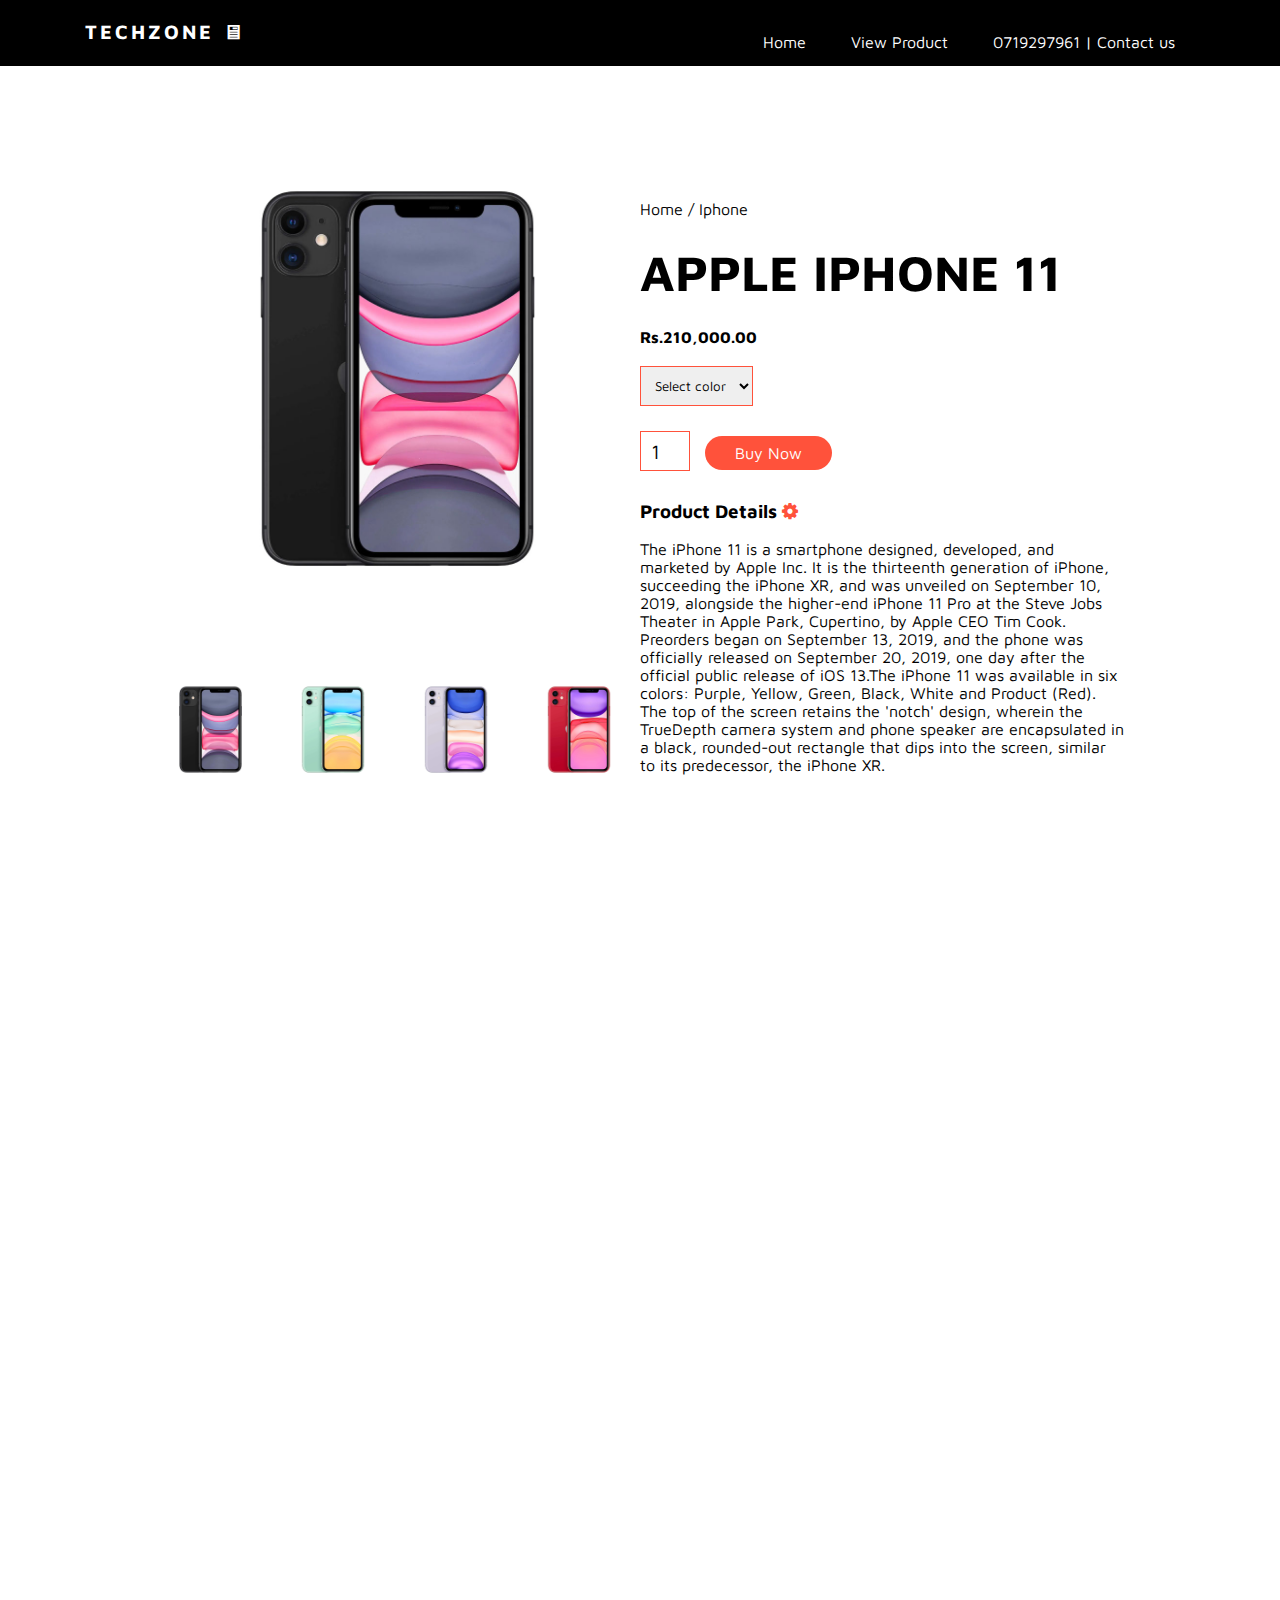
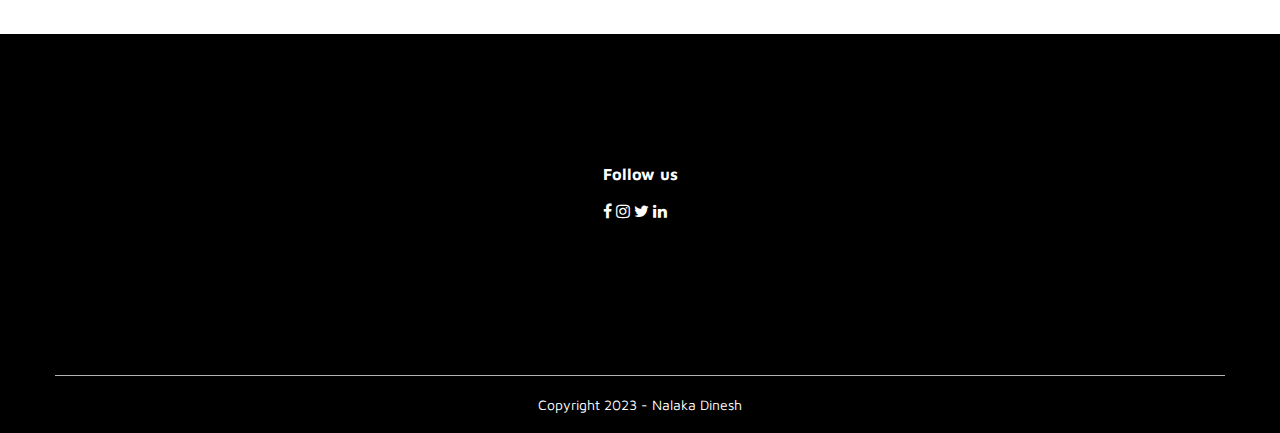
<file: iphone11.html>
<!DOCTYPE html>
<html lang="en">
<head>
    <meta charset="UTF-8">
    <meta http-equiv="X-UA-Compatible" content="IE=edge">
    <meta name="viewport" content="width=device-width, initial-scale=1.0">
    <title>Iphone 11 | TechZone</title>
    <link rel="stylesheet" href="style.css">
    <link rel="stylesheet" href="https://cdnjs.cloudflare.com/ajax/libs/font-awesome/4.7.0/css/font-awesome.min.css">
</head>
<body>
    <header >
        <div class="container">
            <div class="nav pronav">
                <p class="logo"><a href="index.html">Techzone <span style='font-size:20px;'>&#128421;</span></a></p>
                <nav class="topnav" id="myTopnav">
                    <ul id="MenuItems">
                        <li><a href="index.html">Home</a></li>
                        <li><a href="product.html">View Product</a></li>
                        <li><a href="tel:0719297961">0719297961 | Contact us</a></li>
                        
                    </ul>
                </nav>
                <img src="menu.jpg" alt="" class="icon" onclick="menu()">
            </div>
        </div>
    <section class="body-1">
    <!-----------------------------------------------------Product details--------------------------------------------------------------->
    <div class="s-container pad">
        <div class="row ">
            <div class="col-2 ">
                <img src="iphone11black.jpg" alt="Iphone 11 black" id="product-img" >
                <div class="small-img-row ">
                    <div class="small-img-column">
                        <img src="iphone11black.jpg" alt="iphone 11 black" width="95%"  class="pop">
                    </div>
                    <div class="small-img-column">
                        <img src="iphone11green.jpg" alt="iphone11green" width="95%"  class="pop">
                    </div>
                    <div class="small-img-column">
                        <img src="iphone11purple.jpg" alt="iphone11purple" width="95%"  class="pop">
                    </div>
                    <div class="small-img-column">
                        <img src="iphone11red.jpg" alt="iphone11red" width="95%" class="pop">
                    </div>
                </div>
            </div>
            <div class="col-2 product-page">
                <p>Home / Iphone</p>
                <h1>Apple Iphone 11</h1>
                <h4>Rs.210,000.00</h4>
                <select name="" id="">
                    <option value="" selected>Select color</option>
                    <option value="">Black</option>
                    <option value="">Green</option>
                    <option value="">Purple</option>
                    <option value="">Red</option>
                </select>
                <input type="number" value="1">
                <a href="#" class="btn">Buy Now</a>

                <h3>Product Details <i class="fa fa-cog"></i></h3> <br>
                <p>The iPhone 11 is a smartphone designed, developed, and marketed by Apple Inc.
                    It is the thirteenth generation of iPhone, succeeding the iPhone XR, and was
                    unveiled on September 10, 2019, alongside the higher-end iPhone 11 Pro at the 
                    Steve Jobs Theater in Apple Park, Cupertino, by Apple CEO Tim Cook. Preorders 
                    began on September 13, 2019, and the phone was officially released on September 
                    20, 2019, one day after the official public release of iOS 13.The iPhone 11 was 
                    available in six colors: Purple, Yellow, Green, Black, White and Product (Red). 
                    The top of the screen retains the 'notch' design, wherein the TrueDepth camera 
                    system and phone speaker are encapsulated in a black, rounded-out rectangle that
                    dips into the screen, similar to its predecessor, the iPhone XR.</p>
            </div>
        </div>
        <div class="row">
            <div class="col-1">
                <iframe width="840" height="473" src="https://www.youtube.com/embed/OoY7zp8GkLI" 
                title="YouTube video player" frameborder="0" allow="accelerometer; autoplay; 
                clipboard-write; encrypted-media; gyroscope; picture-in-picture; web-share" allowfullscreen></iframe>
            </div>
        </div>
    </div>


    <!-----------------------------------------------------footer--------------------------------------------------------------->

    <div class="footer">
        <div class="container">
            <div class="row">
                <div class="footer-column">
                    <h3>Follow us</h3>
                    <ul>
                        <li><a href="https://www.facebook.com/nalaka.dinesh.140" class="fa fa-facebook"></a></li>
                        <li><a href="#" class="fa fa-instagram"></a></li>
                        <li><a href="#" class="fa fa-twitter"></a></li>
                        <li><a href="#" class="fa fa-linkedin"></a></li>
                    </ul>
                </div>
            </div>
            <hr>
            <p class="Copyright">Copyright 2023 - Nalaka Dinesh</p>
        </div>
    </div>

    <script>
        window.onload = function () {
            var productimg = document.getElementById("product-img");
            var smallimg = document.getElementsByClassName("pop");
            smallimg[0].onclick = function(){
                productimg.src =smallimg[0].src;
            }
            smallimg[1].onclick = function(){
                productimg.src =smallimg[1].src;
            }
            smallimg[2].onclick = function(){
                productimg.src =smallimg[2].src;
            }
            smallimg[3].onclick = function(){
                productimg.src =smallimg[3].src;
            }
        }
        MenuItems = document.getElementById("MenuItems");
        MenuItems.style.maxHeight = "0px";

        function menu(){
            if(MenuItems.style.maxHeight == "0px"){
                MenuItems.style.maxHeight = "200px";
            }
            else{
                MenuItems.style.maxHeight = "0px";
            }
        }
    </script>
</body>
</html>
</file>
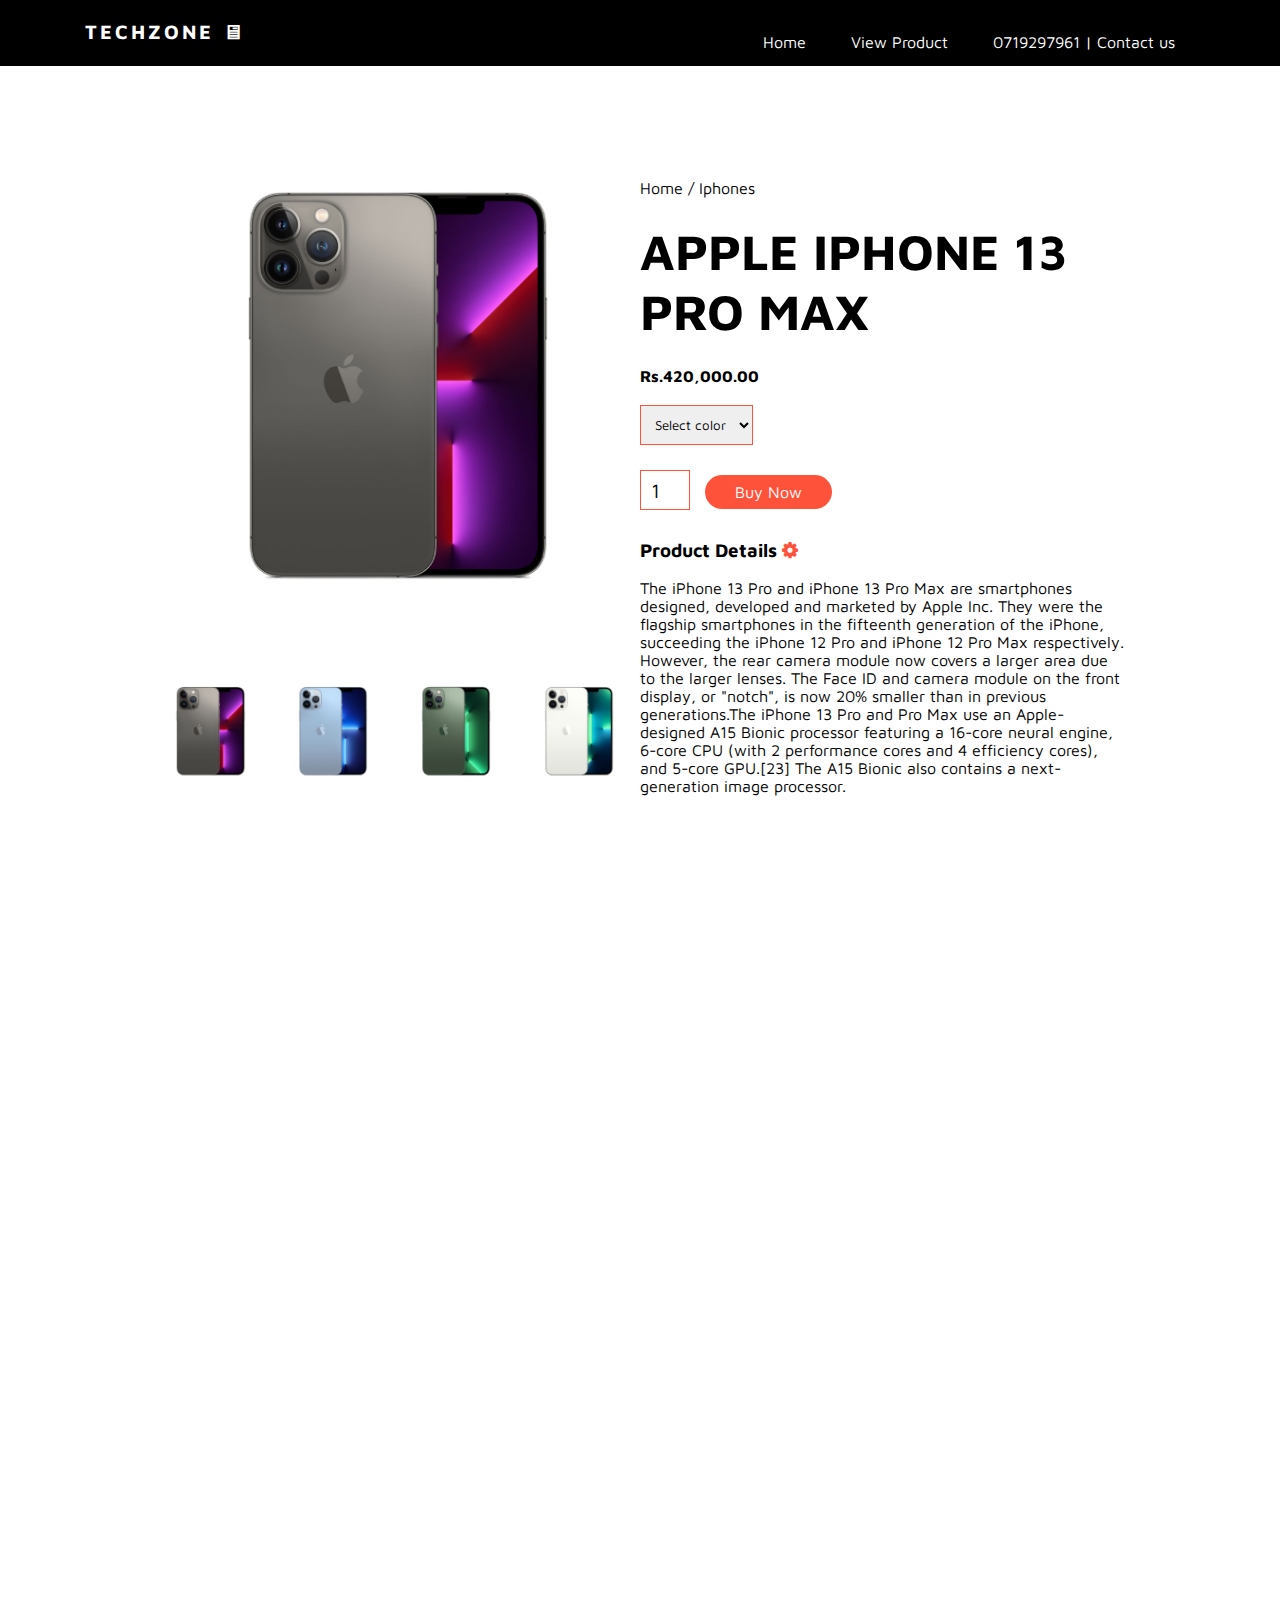
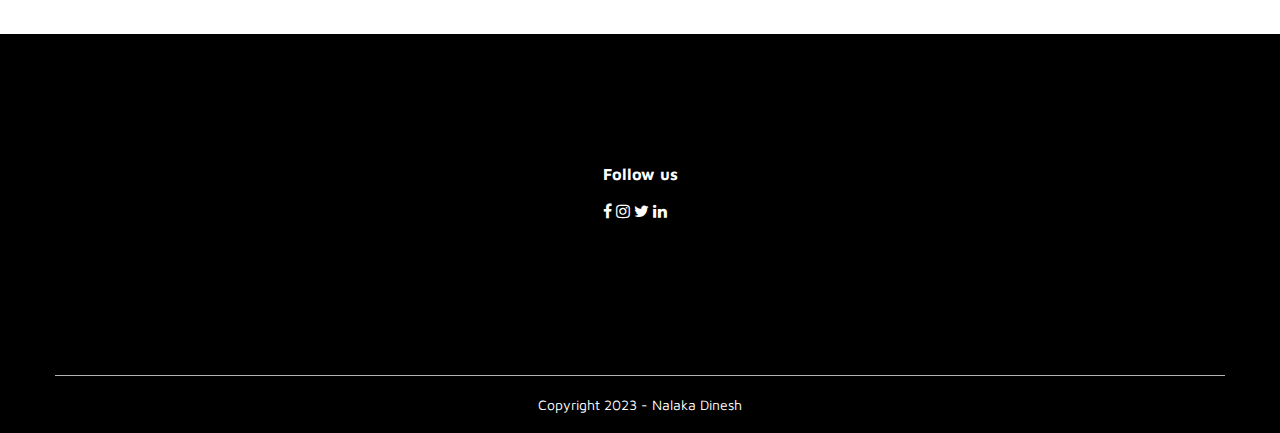
<file: iphone13promax.html>
<!DOCTYPE html>
<html lang="en">
<head>
    <meta charset="UTF-8">
    <meta http-equiv="X-UA-Compatible" content="IE=edge">
    <meta name="viewport" content="width=device-width, initial-scale=1.0">
    <title>Iphone 13 Pro Max | TechZone</title>
    <link rel="stylesheet" href="style.css">
    <link rel="stylesheet" href="https://cdnjs.cloudflare.com/ajax/libs/font-awesome/4.7.0/css/font-awesome.min.css">
</head>
<body>
    <header >
        <div class="container">
            <div class="nav pronav">
                <p class="logo"><a href="index.html">Techzone <span style='font-size:20px;'>&#128421;</span></a></p>
                <nav class="topnav" id="myTopnav">
                    <ul id="MenuItems">
                        <li><a href="index.html">Home</a></li>
                        <li><a href="product.html">View Product</a></li>
                        <li><a href="tel:0719297961">0719297961 | Contact us</a></li>
                        
                    </ul>
                </nav>
                <img src="menu.jpg" alt="" class="icon" onclick="menu()">
            </div>
        </div>
    <section class="body-1">
    <!-----------------------------------------------------Product details--------------------------------------------------------------->
    <div class="s-container pad">
        <div class="row ">
            <div class="col-2 ">
                <img src="iphone13promaxblack.jpg" alt="iphone image" id="product-img" >
                <div class="small-img-row ">
                    <div class="small-img-column">
                        <img src="iphone13promaxblack.jpg" alt="iphone13promaxblack" width="95%"  class="pop">
                    </div>
                    <div class="small-img-column">
                        <img src="iphone13promaxblue.jpg" alt="iphone13promaxblue" width="95%"  class="pop">
                    </div>
                    <div class="small-img-column">
                        <img src="iphone13promaxgreen.jpg" alt="iphone13promaxgreen" width="95%"  class="pop">
                    </div>
                    <div class="small-img-column">
                        <img src="iphone13promaxwhite.jpg" alt="iphone13promaxwhite" width="95%" class="pop">
                    </div>
                </div>
            </div>
            <div class="col-2 product-page">
                <p>Home / Iphones</p>
                <h1>Apple Iphone 13 pro max</h1>
                <h4>Rs.420,000.00</h4>
                <select name="" id="">
                    <option value="" selected>Select color</option>
                    <option value="">White</option>
                    <option value="">Black</option>
                    <option value="">Blue</option>
                    <option value="">Green</option>
                </select>
                <input type="number" value="1">
                <a href="#" class="btn">Buy Now</a>

                <h3>Product Details <i class="fa fa-cog"></i></h3> <br>
                <p>The iPhone 13 Pro and iPhone 13 Pro Max are smartphones designed, developed 
                    and marketed by Apple Inc. They were the flagship smartphones in the fifteenth
                    generation of the iPhone, succeeding the iPhone 12 Pro and iPhone 12 Pro Max 
                    respectively. However, the rear camera module now covers a 
                    larger area due to the larger lenses. The Face ID and camera module on the front display, 
                    or "notch", is now 20% smaller than in previous generations.The iPhone 13 Pro and Pro Max use
                    an Apple-designed A15 Bionic processor featuring a 16-core neural engine, 6-core CPU 
                    (with 2 performance cores and 4 efficiency cores), and 5-core GPU.[23] The A15 Bionic also 
                    contains a next-generation image processor.</p>
            </div>
        </div>
        <div class="row">
            <div class="col-1">
                <iframe width="840" height="473" src="https://www.youtube.com/embed/Fop2oskTug8" 
                title="YouTube video player" frameborder="0" allow="accelerometer; autoplay; clipboard-write; 
                encrypted-media; gyroscope; picture-in-picture; web-share" allowfullscreen></iframe>
            </div>
        </div>
        </div>
    </div>


    <!-----------------------------------------------------footer--------------------------------------------------------------->

    <div class="footer">
        <div class="container">
            <div class="row">
                <div class="footer-column">
                    <h3>Follow us</h3>
                    <ul>
                        <li><a href="https://www.facebook.com/nalaka.dinesh.140" class="fa fa-facebook"></a></li>
                        <li><a href="#" class="fa fa-instagram"></a></li>
                        <li><a href="#" class="fa fa-twitter"></a></li>
                        <li><a href="#" class="fa fa-linkedin"></a></li>
                    </ul>
                </div>
            </div>
            <hr>
            <p class="Copyright">Copyright 2023 - Nalaka Dinesh</p>
        </div>
    </div>

    <script>
        window.onload = function () {
            var productimg = document.getElementById("product-img");
            var smallimg = document.getElementsByClassName("pop");
            smallimg[0].onclick = function(){
                productimg.src =smallimg[0].src;
            }
            smallimg[1].onclick = function(){
                productimg.src =smallimg[1].src;
            }
            smallimg[2].onclick = function(){
                productimg.src =smallimg[2].src;
            }
            smallimg[3].onclick = function(){
                productimg.src =smallimg[3].src;
            }
        }
        MenuItems = document.getElementById("MenuItems");
        MenuItems.style.maxHeight = "0px";

        function menu(){
            if(MenuItems.style.maxHeight == "0px"){
                MenuItems.style.maxHeight = "200px";
            }
            else{
                MenuItems.style.maxHeight = "0px";
            }
        }
    </script>
</body>
</html>
</file>
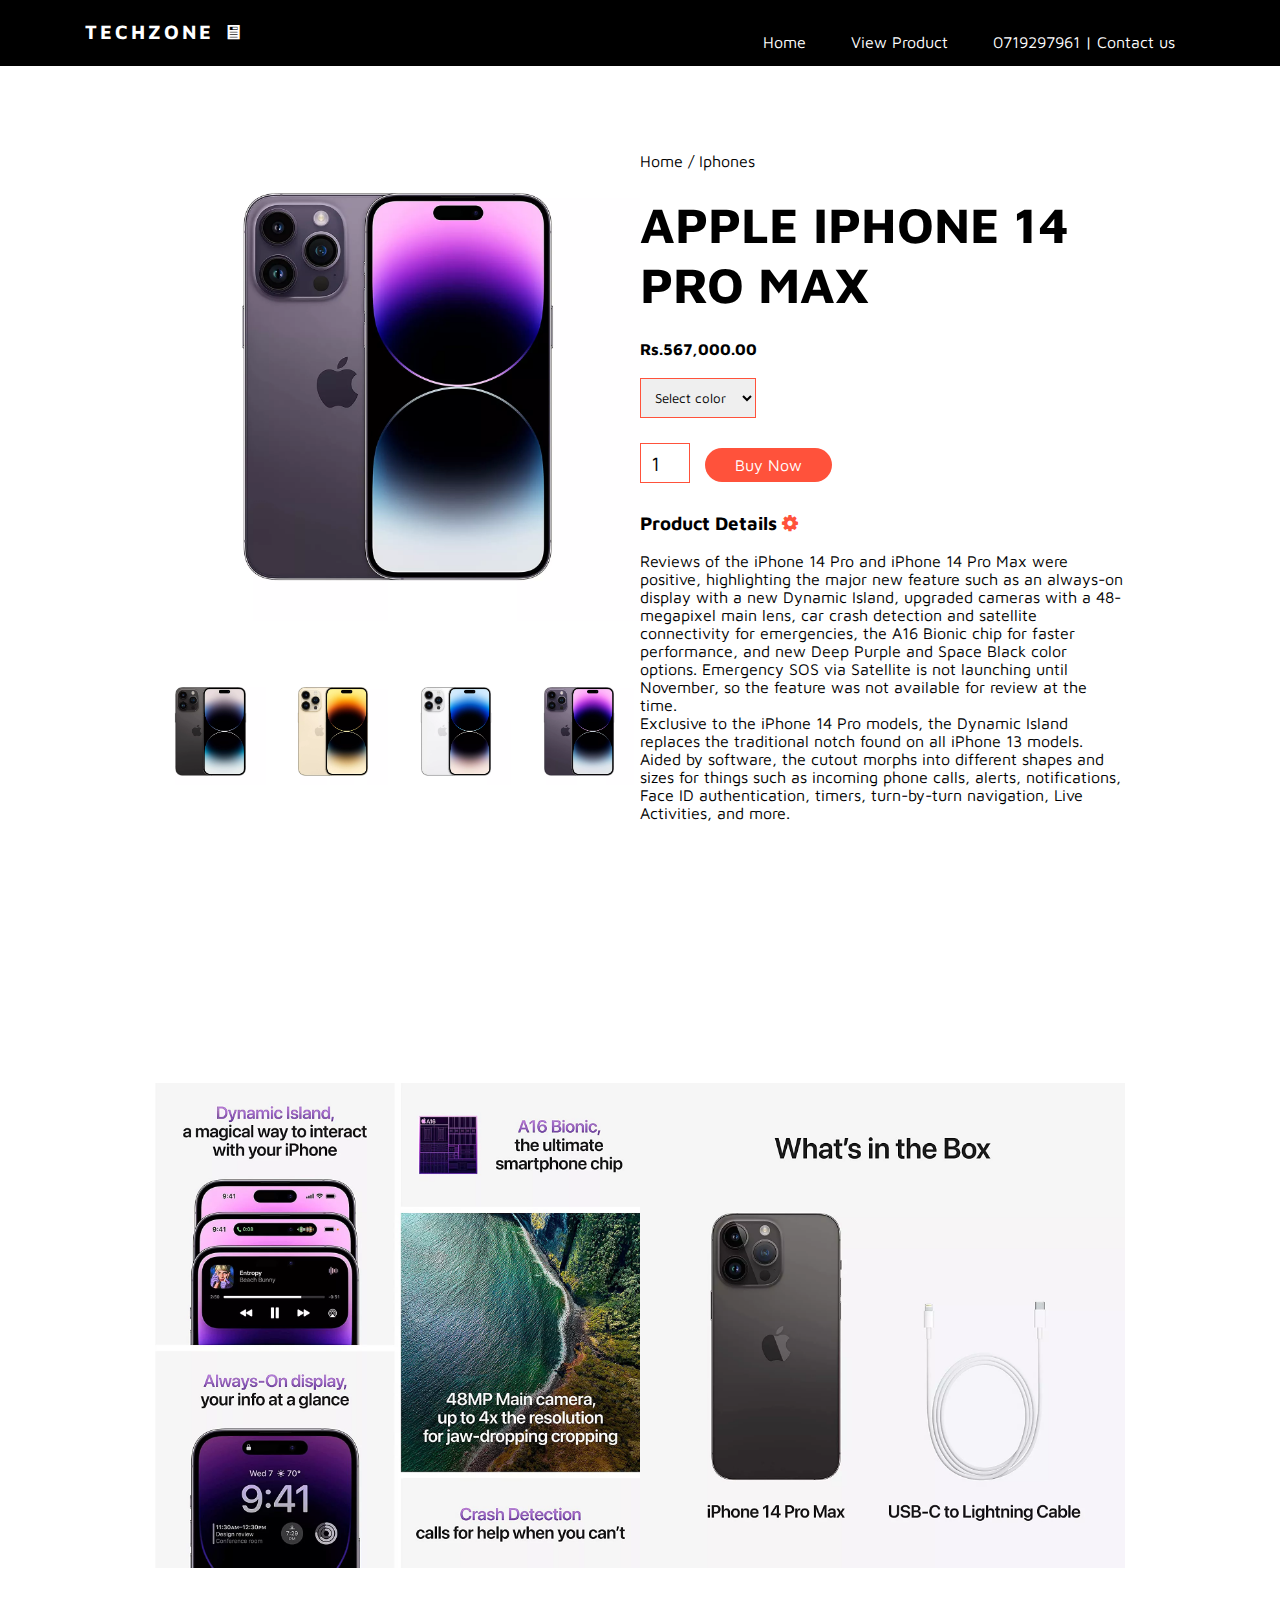
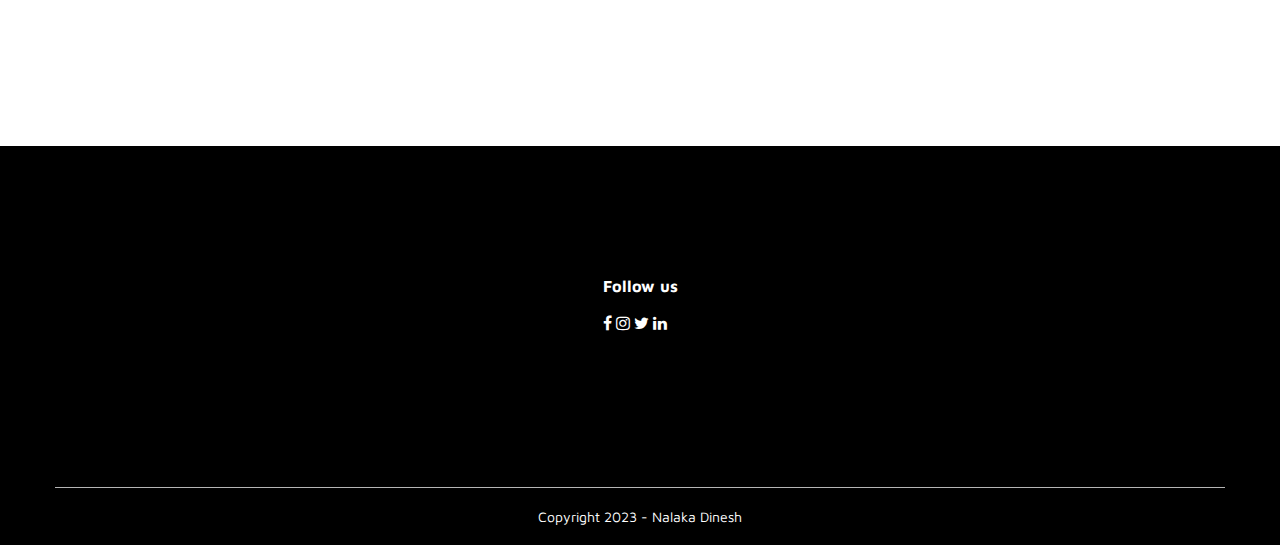
<file: Iphone14promax.html>
<!DOCTYPE html>
<html lang="en">
<head>
    <meta charset="UTF-8">
    <meta http-equiv="X-UA-Compatible" content="IE=edge">
    <meta name="viewport" content="width=device-width, initial-scale=1.0">
    <title>Iphone 14 Pro Max | TechZone</title>
    <link rel="stylesheet" href="style.css">
    <link rel="stylesheet" href="https://cdnjs.cloudflare.com/ajax/libs/font-awesome/4.7.0/css/font-awesome.min.css">
</head>
<body>
    <header >
        <div class="container">
            <div class="nav pronav">
                <p class="logo"><a href="index.html">Techzone <span style='font-size:20px;'>&#128421;</span></a></p>
                <nav class="topnav" id="myTopnav">
                    <ul id="MenuItems">
                        <li><a href="index.html">Home</a></li>
                        <li><a href="product.html">View Product</a></li>
                        <li><a href="tel:0719297961">0719297961 | Contact us</a></li>
                        
                    </ul>
                </nav>
                <img src="menu.jpg" alt="" class="icon" onclick="menu()">
            </div>
        </div>
    <section class="body-1">
    <!-----------------------------------------------------Product details--------------------------------------------------------------->
    <div class="s-container pad">
        <div class="row ">
            <div class="col-2 ">
                <img src="iphone14promax.webp" alt="iphone image" id="product-img" >
                <div class="small-img-row ">
                    <div class="small-img-column">
                        <img src="14promaxblack.webp" alt="" width="95%"  class="pop">
                    </div>
                    <div class="small-img-column">
                        <img src="14promaxgold.webp" alt="" width="95%"  class="pop">
                    </div>
                    <div class="small-img-column">
                        <img src="14promaxwhite.webp" alt="" width="95%"  class="pop">
                    </div>
                    <div class="small-img-column">
                        <img src="iphone14promax.webp" alt="" width="95%" class="pop">
                    </div>
                </div>
            </div>
            <div class="col-2 product-page">
                <p>Home / Iphones</p>
                <h1>Apple Iphone 14 pro max</h1>
                <h4>Rs.567,000.00</h4>
                <select name="" id="color" onchange="color()">
                    <option value="selectColor" selected>Select color</option>
                    <option value="DeepPurple">Deep Purple</option>
                    <option value="Gold">Gold</option>
                    <option value="Silver">Silver</option>
                    <option value="Black">Black</option>
                </select>
                <input type="number" value="1">
                <a href="#" class="btn">Buy Now</a>

                <h3>Product Details <i class="fa fa-cog"></i></h3> <br>
                <p>Reviews of the iPhone 14 Pro and iPhone 14 Pro Max were positive,
                    highlighting the major new feature such as an always-on display with a new Dynamic Island, 
                    upgraded cameras with a 48-megapixel main lens, car crash detection and satellite connectivity
                    for emergencies, the A16 Bionic chip for faster performance, and new Deep Purple and Space 
                    Black color options. Emergency SOS via Satellite is not launching until November, so the feature 
                    was not available for review at the time. <br>  
                    Exclusive to the iPhone 14 Pro models, the Dynamic Island replaces the traditional notch 
                    found on all iPhone 13 models. Aided by software, the cutout morphs into different shapes and 
                    sizes for things such as incoming phone calls, alerts, notifications, Face ID authentication, timers, 
                    turn-by-turn navigation, Live Activities, and more.</p>
            </div>
        </div>
        <div class="row">
            <div class="col-2">
                <img src="about14promax.webp" alt="" width="100%">
            </div>
            <div class="col-2">
                <img src="inbox14promax.webp" alt="" width="100%">
            </div>
        </div>
    </div>


    <!-----------------------------------------------------footer--------------------------------------------------------------->

    <div class="footer">
        <div class="container">
            <div class="row">
                <div class="footer-column">
                    <h3>Follow us</h3>
                    <ul>
                        <li><a href="https://www.facebook.com/nalaka.dinesh.140" class="fa fa-facebook"></a></li>
                        <li><a href="#" class="fa fa-instagram"></a></li>
                        <li><a href="#" class="fa fa-twitter"></a></li>
                        <li><a href="#" class="fa fa-linkedin"></a></li>
                    </ul>
                </div>
            </div>
            <hr>
            <p class="Copyright">Copyright 2023 - Nalaka Dinesh</p>
        </div>
    </div>

    <script>
        window.onload = function () {
            var productimg = document.getElementById("product-img");
            var smallimg = document.getElementsByClassName("pop");
            smallimg[0].onclick = function(){
                productimg.src =smallimg[0].src;
            }
            smallimg[1].onclick = function(){
                productimg.src =smallimg[1].src;
            }
            smallimg[2].onclick = function(){
                productimg.src =smallimg[2].src;
            }
            smallimg[3].onclick = function(){
                productimg.src =smallimg[3].src;
            }
        }
        MenuItems = document.getElementById("MenuItems");
        MenuItems.style.maxHeight = "0px";

        function menu(){
            if(MenuItems.style.maxHeight == "0px"){
                MenuItems.style.maxHeight = "200px";
            }
            else{
                MenuItems.style.maxHeight = "0px";
            }
        }
        function color(){
            var productimg = document.getElementById("product-img");
            var smallimg = document.getElementsByClassName("pop");
            var drop =  document.getElementById("color");
            var select = drop.options[drop.selectedIndex].value;
            if(select=="DeepPurple"){
                productimg.src =smallimg[3].src;
            }
            else if(select=="Gold"){
                productimg.src =smallimg[1].src;
            }
            else if(select=="Silver"){
                productimg.src =smallimg[2].src;
            }
            else{
                productimg.src =smallimg[0].src;
            }
        }
    </script>
</body>
</html>
</file>
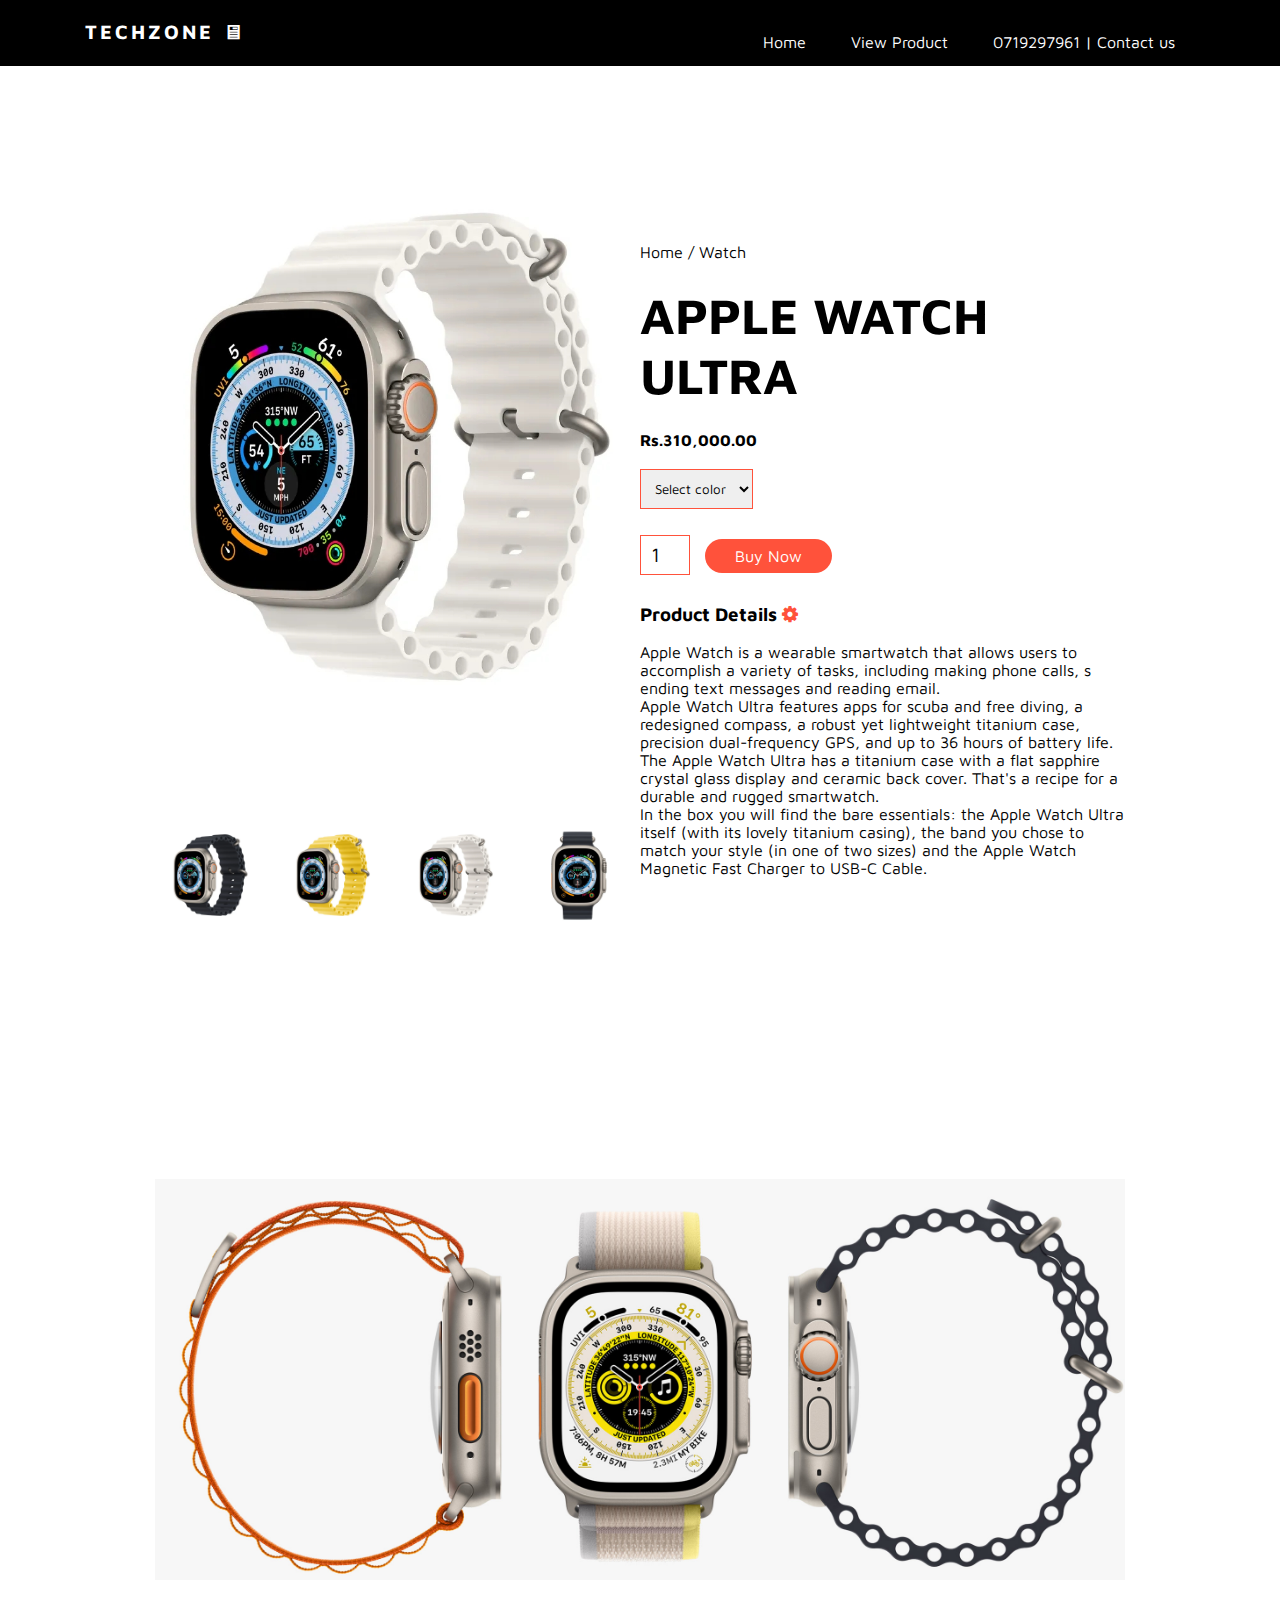
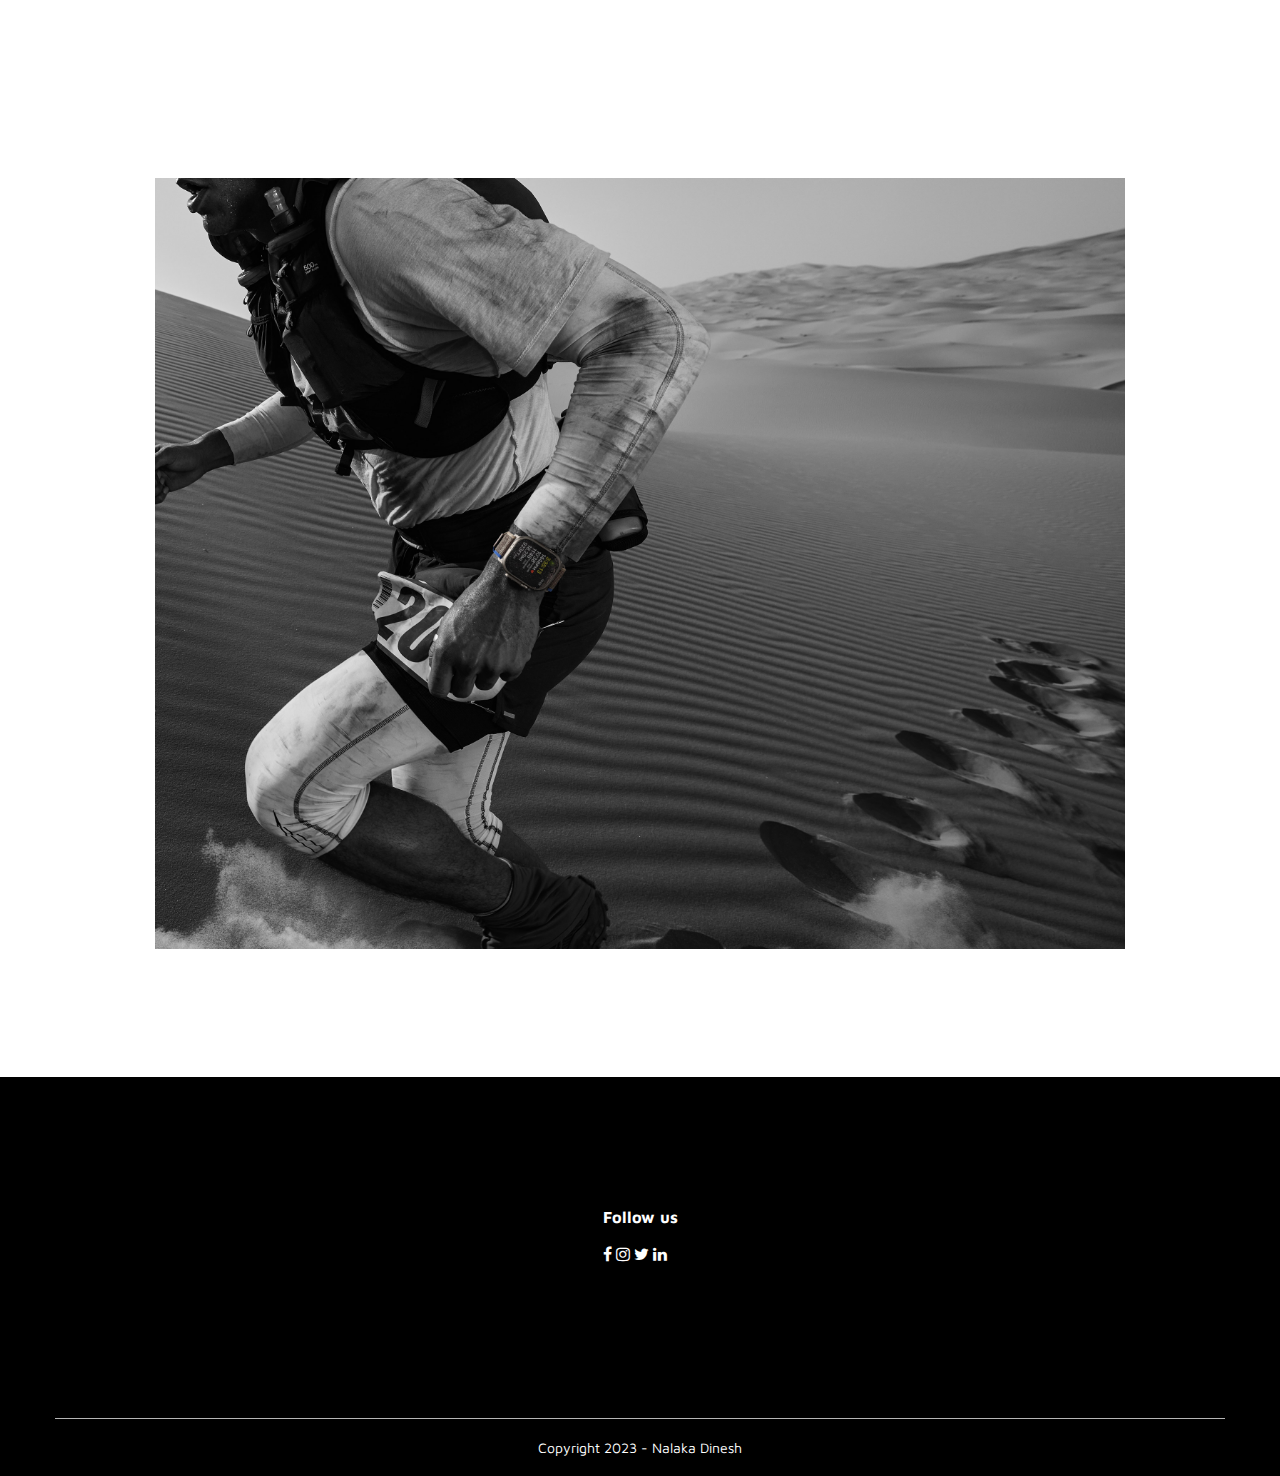
<file: iwatchultra.html>
<!DOCTYPE html>
<html lang="en">
<head>
    <meta charset="UTF-8">
    <meta http-equiv="X-UA-Compatible" content="IE=edge">
    <meta name="viewport" content="width=device-width, initial-scale=1.0">
    <title>Apple Watch Ultra | TechZone</title>
    <link rel="stylesheet" href="style.css">
    <link rel="stylesheet" href="https://cdnjs.cloudflare.com/ajax/libs/font-awesome/4.7.0/css/font-awesome.min.css">
</head>
<body>
    <header >
        <div class="container">
            <div class="nav pronav">
                <p class="logo"><a href="index.html">Techzone <span style='font-size:20px;'>&#128421;</span></a></p>
                <nav class="topnav" id="myTopnav">
                    <ul id="MenuItems">
                        <li><a href="index.html">Home</a></li>
                        <li><a href="product.html">View Product</a></li>
                        <li><a href="tel:0719297961">0719297961 | Contact us</a></li>
                        
                    </ul>
                </nav>
                <img src="menu.jpg" alt="" class="icon" onclick="menu()">
            </div>
        </div>
    <section class="body-1">
    <!-----------------------------------------------------Product details--------------------------------------------------------------->
    <div class="s-container pad">
        <div class="row ">
            <div class="col-2 ">
                <img src="watchultra.jpg" alt="watchultra image" id="product-img" >
                <div class="small-img-row ">
                    <div class="small-img-column">
                        <img src="watchultrablack.webp" alt="" width="95%"  class="pop">
                    </div>
                    <div class="small-img-column">
                        <img src="watchultrayellow.webp" alt="" width="95%"  class="pop">
                    </div>
                    <div class="small-img-column">
                        <img src="watchultrawhite.webp" alt="" width="95%"  class="pop">
                    </div>
                    <div class="small-img-column">
                        <img src="watchultraface.webp" alt="" width="95%" class="pop">
                    </div>
                </div>
            </div>
            <div class="col-2 product-page">
                <p>Home / Watch</p>
                <h1>Apple Watch Ultra</h1>
                <h4>Rs.310,000.00</h4>
                <select name="" id="color" onchange="color()">
                    <option value="SelectColor" selected>Select color</option>
                    <option value="Black">Black</option>
                    <option value="White">White</option>
                    <option value="Yellow">Yellow</option>
                </select>
                <input type="number" value="1">
                <a href="#" class="btn">Buy Now</a>

                <h3>Product Details <i class="fa fa-cog"></i></h3> <br>
                <p>Apple Watch is a wearable smartwatch that allows users to 
                    accomplish a variety of tasks, including making phone calls, s
                    ending text messages and reading email. <br> Apple Watch Ultra
                    features apps for scuba and free diving, a redesigned compass, a
                    robust yet lightweight titanium case, precision dual-frequency
                    GPS, and up to 36 hours of battery life. <br> The Apple Watch Ultra
                    has a titanium case with a flat sapphire crystal glass display and
                    ceramic back cover. That's a recipe for a durable and rugged smartwatch. 
                    <br> In the box you will find the bare essentials: the Apple Watch Ultra
                    itself (with its lovely titanium casing), the band you chose to match 
                    your style (in one of two sizes) and the Apple Watch Magnetic Fast Charger to USB-C Cable.</p>
            </div>
        </div>
        <div class="row">
            <div class="col-1">
                <img src="aboutwatch.jpg" alt="" width="100%">
            </div>
        </div>
        <div class="row">
            <div class="col-1">
                <img src="aboutwatch2.jpg" alt="" width="100%">
            </div>
        </div>
    </div>


    <!-----------------------------------------------------footer--------------------------------------------------------------->

    <div class="footer">
        <div class="container">
            <div class="row">
                <div class="footer-column">
                    <h3>Follow us</h3>
                    <ul>
                        <li><a href="https://www.facebook.com/nalaka.dinesh.140" class="fa fa-facebook"></a></li>
                        <li><a href="#" class="fa fa-instagram"></a></li>
                        <li><a href="#" class="fa fa-twitter"></a></li>
                        <li><a href="#" class="fa fa-linkedin"></a></li>
                    </ul>
                </div>
            </div>
            <hr>
            <p class="Copyright">Copyright 2023 - Nalaka Dinesh</p>
        </div>
    </div>

    <script>
        window.onload = function () {
            var productimg = document.getElementById("product-img");
            var smallimg = document.getElementsByClassName("pop");
            smallimg[0].onclick = function(){
                productimg.src =smallimg[0].src;
            }
            smallimg[1].onclick = function(){
                productimg.src =smallimg[1].src;
            }
            smallimg[2].onclick = function(){
                productimg.src =smallimg[2].src;
            }
            smallimg[3].onclick = function(){
                productimg.src =smallimg[3].src;
            }
        }
        MenuItems = document.getElementById("MenuItems");
        MenuItems.style.maxHeight = "0px";

        function menu(){
            if(MenuItems.style.maxHeight == "0px"){
                MenuItems.style.maxHeight = "200px";
            }
            else{
                MenuItems.style.maxHeight = "0px";
            }
        }
        function color(){
            var productimg = document.getElementById("product-img");
            var smallimg = document.getElementsByClassName("pop");
            var drop =  document.getElementById("color");
            var select = drop.options[drop.selectedIndex].value;
            if(select=="Black"){
                productimg.src =smallimg[0].src;
            }
            else if(select=="White"){
                productimg.src =smallimg[2].src;
            }
            else{
                productimg.src =smallimg[1].src;
            }
        }
    </script>
</body>
</html>
</file>
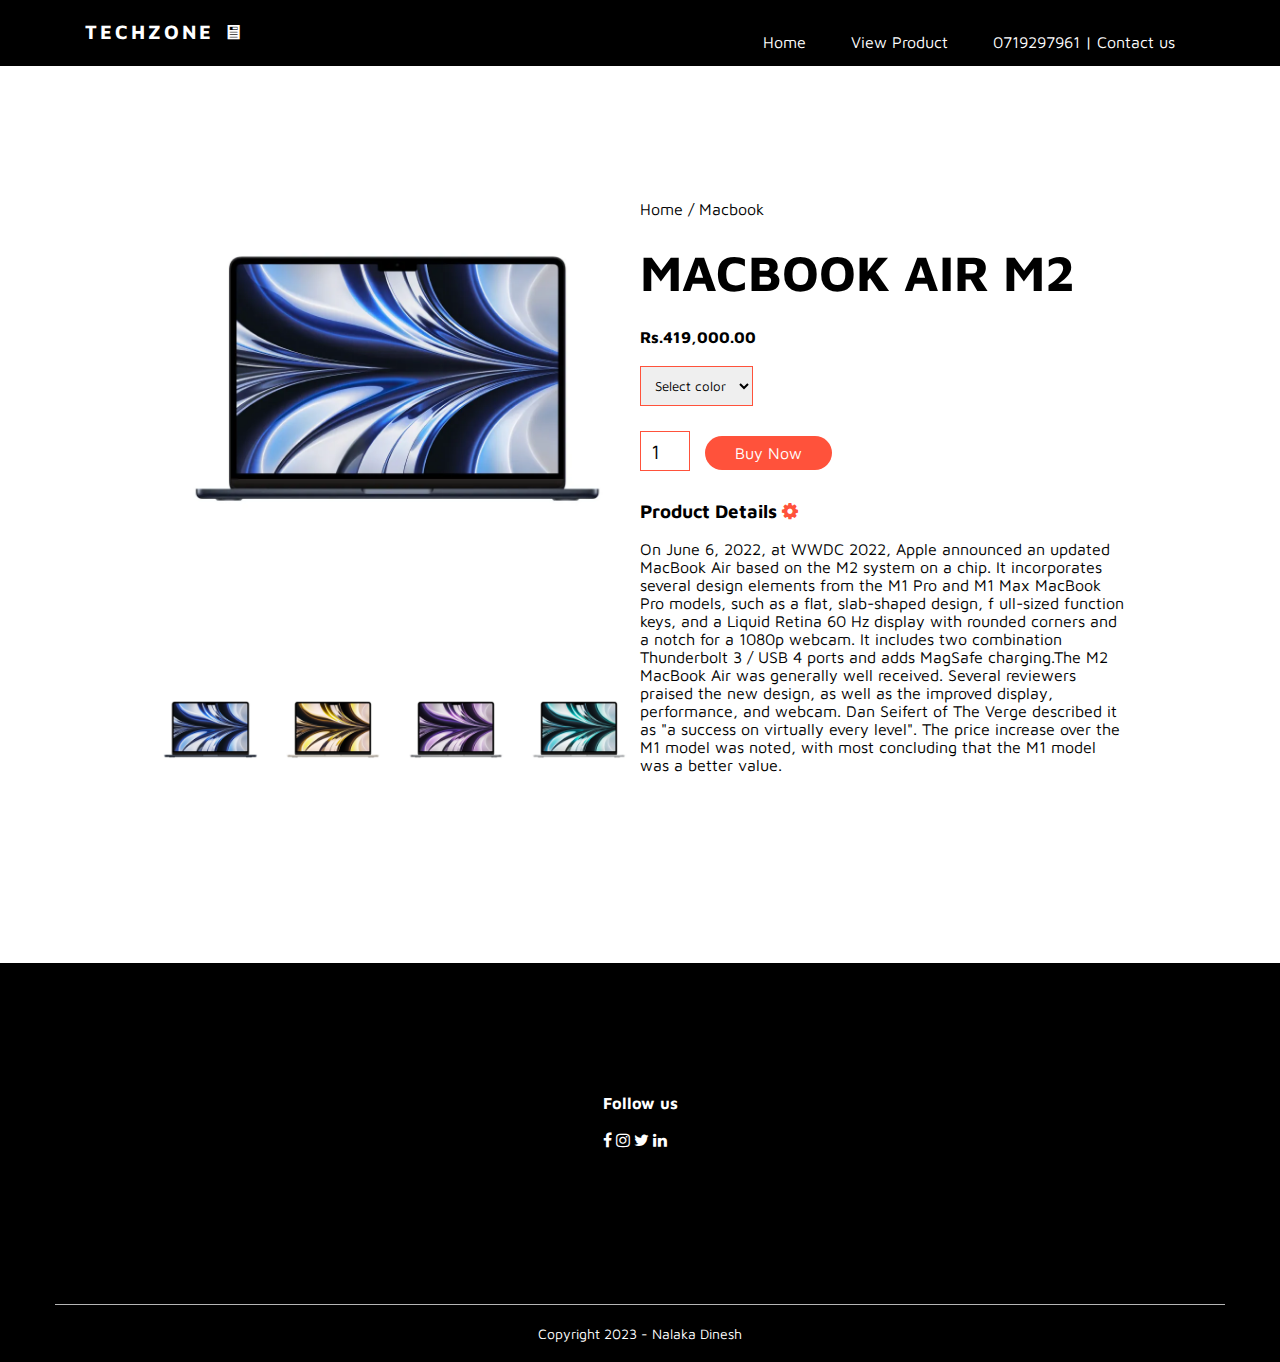
<file: m2macbookair.html>
<!DOCTYPE html>
<html lang="en">
<head>
    <meta charset="UTF-8">
    <meta http-equiv="X-UA-Compatible" content="IE=edge">
    <meta name="viewport" content="width=device-width, initial-scale=1.0">
    <title>M2 Macbook Air | TechZone</title>
    <link rel="stylesheet" href="style.css">
    <link rel="stylesheet" href="https://cdnjs.cloudflare.com/ajax/libs/font-awesome/4.7.0/css/font-awesome.min.css">
</head>
<body>
    <header >
        <div class="container">
            <div class="nav pronav">
                <p class="logo"><a href="index.html">Techzone <span style='font-size:20px;'>&#128421;</span></a></p>
                <nav class="topnav" id="myTopnav">
                    <ul id="MenuItems">
                        <li><a href="index.html">Home</a></li>
                        <li><a href="product.html">View Product</a></li>
                        <li><a href="tel:0719297961">0719297961 | Contact us</a></li>
                        
                    </ul>
                </nav>
                <img src="menu.jpg" alt="" class="icon" onclick="menu()">
            </div>
        </div>
    <section class="body-1">
    <!-----------------------------------------------------Product details--------------------------------------------------------------->
    <div class="s-container pad">
        <div class="row ">
            <div class="col-2 ">
                <img src="m2macbookairblack.webp" alt="macbookm2air image" id="product-img" >
                <div class="small-img-row ">
                    <div class="small-img-column">
                        <img src="m2macbookairblack.webp" alt="m2macbookairblack" width="95%"  class="pop">
                    </div>
                    <div class="small-img-column">
                        <img src="m2macbookairgold.webp" alt="m2macbookairgold" width="95%"  class="pop">
                    </div>
                    <div class="small-img-column">
                        <img src="m2macbookairgrey.webp" alt="m2macbookairgrey" width="95%"  class="pop">
                    </div>
                    <div class="small-img-column">
                        <img src="m2macbookairsilver.webp" alt="m2macbookairsilver" width="95%" class="pop">
                    </div>
                </div>
            </div>
            <div class="col-2 product-page">
                <p>Home / Macbook</p>
                <h1>MacBook Air M2</h1>
                <h4>Rs.419,000.00</h4>
                <select name="" id="">
                    <option value="" selected>Select color</option>
                    <option value="">Black</option>
                    <option value="">Gold</option>
                    <option value="">Silver</option>
                    <option value="">Grey</option>
                </select>
                <input type="number" value="1">
                <a href="#" class="btn">Buy Now</a>

                <h3>Product Details <i class="fa fa-cog"></i></h3> <br>
                <p>On June 6, 2022, at WWDC 2022, Apple announced an updated MacBook Air based on 
                    the M2 system on a chip. It incorporates several design elements from the 
                    M1 Pro and M1 Max MacBook Pro models, such as a flat, slab-shaped design, f
                    ull-sized function keys, and a Liquid Retina 60 Hz display with rounded corners and a
                    notch for a 1080p webcam. It includes two combination Thunderbolt 3 / USB 4 ports and 
                    adds MagSafe charging.The M2 MacBook Air was generally well received. Several reviewers
                    praised the new design, as well as the improved display, performance, and webcam. Dan
                    Seifert of The Verge described it as "a success on virtually every level". The price
                    increase over the M1 model was noted, with most concluding that the M1 model was a better value.</p>
            </div>
        </div>
    </div>


    <!-----------------------------------------------------footer--------------------------------------------------------------->

    <div class="footer">
        <div class="container">
            <div class="row">
                <div class="footer-column">
                    <h3>Follow us</h3>
                    <ul>
                        <li><a href="https://www.facebook.com/nalaka.dinesh.140" class="fa fa-facebook"></a></li>
                        <li><a href="#" class="fa fa-instagram"></a></li>
                        <li><a href="#" class="fa fa-twitter"></a></li>
                        <li><a href="#" class="fa fa-linkedin"></a></li>
                    </ul>
                </div>
            </div>
            <hr>
            <p class="Copyright">Copyright 2023 - Nalaka Dinesh</p>
        </div>
    </div>

    <script>
        window.onload = function () {
            var productimg = document.getElementById("product-img");
            var smallimg = document.getElementsByClassName("pop");
            smallimg[0].onclick = function(){
                productimg.src =smallimg[0].src;
            }
            smallimg[1].onclick = function(){
                productimg.src =smallimg[1].src;
            }
            smallimg[2].onclick = function(){
                productimg.src =smallimg[2].src;
            }
            smallimg[3].onclick = function(){
                productimg.src =smallimg[3].src;
            }
        }
        MenuItems = document.getElementById("MenuItems");
        MenuItems.style.maxHeight = "0px";

        function menu(){
            if(MenuItems.style.maxHeight == "0px"){
                MenuItems.style.maxHeight = "200px";
            }
            else{
                MenuItems.style.maxHeight = "0px";
            }
        }
    </script>
</body>
</html>
</file>
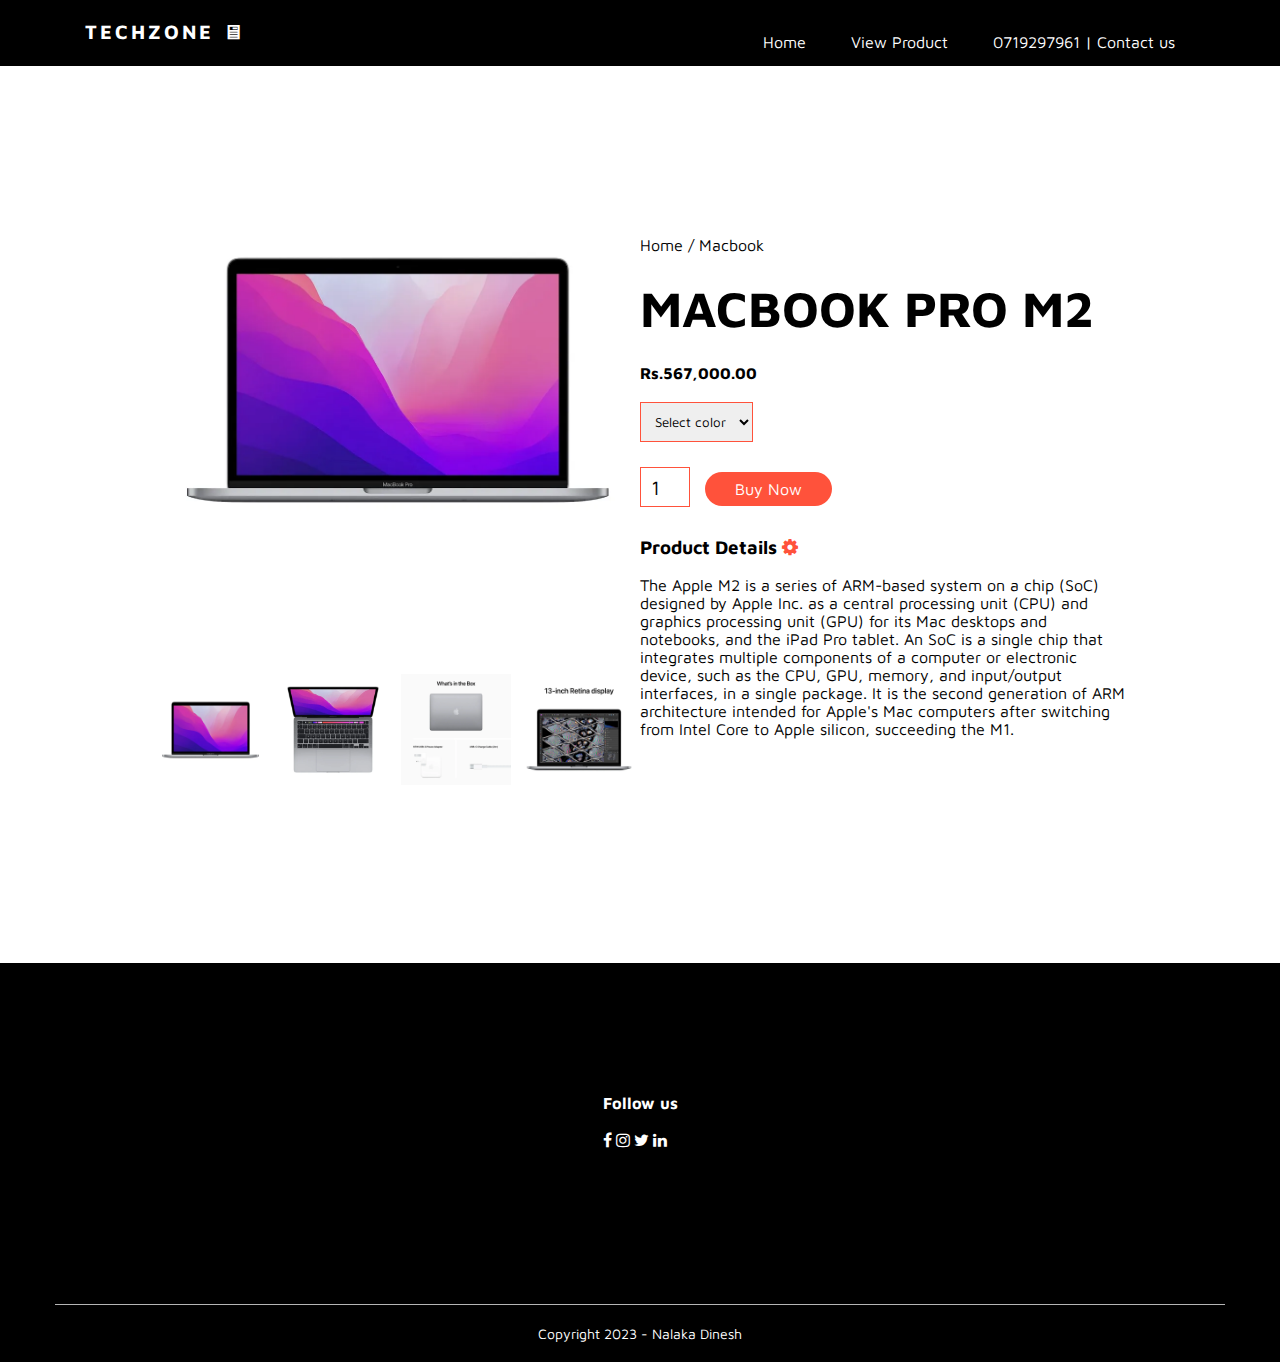
<file: m2macbookpro.html>
<!DOCTYPE html>
<html lang="en">
<head>
    <meta charset="UTF-8">
    <meta http-equiv="X-UA-Compatible" content="IE=edge">
    <meta name="viewport" content="width=device-width, initial-scale=1.0">
    <title>M2 Macbook Pro | TechZone</title>
    <link rel="stylesheet" href="style.css">
    <link rel="stylesheet" href="https://cdnjs.cloudflare.com/ajax/libs/font-awesome/4.7.0/css/font-awesome.min.css">
</head>
<body>
    <header >
        <div class="container">
            <div class="nav pronav">
                <p class="logo"><a href="index.html">Techzone <span style='font-size:20px;'>&#128421;</span></a></p>
                <nav class="topnav" id="myTopnav">
                    <ul id="MenuItems">
                        <li><a href="index.html">Home</a></li>
                        <li><a href="product.html">View Product</a></li>
                        <li><a href="tel:0719297961">0719297961 | Contact us</a></li>
                        
                    </ul>
                </nav>
                <img src="menu.jpg" alt="" class="icon" onclick="menu()">
            </div>
        </div>
    <section class="body-1">
    <!-----------------------------------------------------Product details--------------------------------------------------------------->
    <div class="s-container pad">
        <div class="row ">
            <div class="col-2 ">
                <img src="m2macbookpro1.webp" alt="macbookm2pro image" id="product-img" >
                <div class="small-img-row ">
                    <div class="small-img-column">
                        <img src="m2macbookpro1.webp" alt="macbookm2pro" width="95%"  class="pop">
                    </div>
                    <div class="small-img-column">
                        <img src="m2macbookpro2.webp" alt="macbookm2pro" width="95%"  class="pop">
                    </div>
                    <div class="small-img-column">
                        <img src="m2macbookpro3.webp" alt="macbookm2pro" width="95%"  class="pop">
                    </div>
                    <div class="small-img-column">
                        <img src="m2macbookpro4.webp" alt="macbookm1pro" width="95%" class="pop">
                    </div>
                </div>
            </div>
            <div class="col-2 product-page">
                <p>Home / Macbook</p>
                <h1>MacBook Pro M2</h1>
                <h4>Rs.567,000.00</h4>
                <select name="" id="">
                    <option value="" selected>Select color</option>
                    <option value="">Black</option>
                    <option value="">Gold</option>
                    <option value="">Silver</option>
                    <option value="">Grey</option>
                </select>
                <input type="number" value="1">
                <a href="#" class="btn">Buy Now</a>

                <h3>Product Details <i class="fa fa-cog"></i></h3> <br>
                <p>The Apple M2 is a series of ARM-based system on a chip (SoC) designed by Apple Inc.
                as a central processing unit (CPU) and graphics processing unit (GPU) for its Mac desktops
                and notebooks, and the iPad Pro tablet. An SoC is a single chip that integrates multiple 
                components of a computer or electronic device, such as the CPU, GPU, memory, and input/output
                interfaces, in a single package. It is the second generation of ARM architecture intended for
                Apple's Mac computers after switching from Intel Core to Apple silicon, succeeding the M1.</p>
            </div>
        </div>
    </div>


    <!-----------------------------------------------------footer--------------------------------------------------------------->

    <div class="footer">
        <div class="container">
            <div class="row">
                <div class="footer-column">
                    <h3>Follow us</h3>
                    <ul>
                        <li><a href="https://www.facebook.com/nalaka.dinesh.140" class="fa fa-facebook"></a></li>
                        <li><a href="#" class="fa fa-instagram"></a></li>
                        <li><a href="#" class="fa fa-twitter"></a></li>
                        <li><a href="#" class="fa fa-linkedin"></a></li>
                    </ul>
                </div>
            </div>
            <hr>
            <p class="Copyright">Copyright 2023 - Nalaka Dinesh</p>
        </div>
    </div>

    <script>
        window.onload = function () {
            var productimg = document.getElementById("product-img");
            var smallimg = document.getElementsByClassName("pop");
            smallimg[0].onclick = function(){
                productimg.src =smallimg[0].src;
            }
            smallimg[1].onclick = function(){
                productimg.src =smallimg[1].src;
            }
            smallimg[2].onclick = function(){
                productimg.src =smallimg[2].src;
            }
            smallimg[3].onclick = function(){
                productimg.src =smallimg[3].src;
            }
        }
        MenuItems = document.getElementById("MenuItems");
        MenuItems.style.maxHeight = "0px";

        function menu(){
            if(MenuItems.style.maxHeight == "0px"){
                MenuItems.style.maxHeight = "200px";
            }
            else{
                MenuItems.style.maxHeight = "0px";
            }
        }
    </script>
</body>
</html>
</file>
<file: style.css>
@import url('https://fonts.googleapis.com/css2?family=Bitter:wght@200&family=Rajdhani:wght@300&display=swap');
@import url('https://fonts.googleapis.com/css2?family=Maven+Pro&family=Roboto&display=swap');
*{
    margin: 0;
    box-sizing: border-box;
    padding: 0;
    font-family: 'Maven Pro', sans-serif; ;
}
body{
    background-color: black;
    color: white;
}
a{
    text-decoration: none;
    color: black;
}
.nav{
    position: relative;
    display: flex;
    align-items: center;
    justify-content: space-between;
    background-color: black;
    padding: 20px 30px;
    font-family: 'Rajdhani' ,Times New Roman, Times, serif ;
}
nav ul{
    list-style: none;
}
nav ul li{
    display: inline-block;
    padding-left: 20px;
    padding-right: 20px;
}
nav ul li a{
    text-decoration: none;
    color: white;
    transition-duration: 0.6s;
}
.logo{
    font-family: 'Rajdhani' ,Times New Roman, Times, serif;
    font-size: 20px;
    text-transform: uppercase;
    letter-spacing: 3px;
    font-weight: bolder;
}
.logo a{
    text-decoration: none;
    color: white;
}
nav ul li a:hover{
    color: #a7c7fa;
}
.active{
    color: bisque;
}
.body{
    padding: 0 10% ;
}
.row{
    display: flex;
    align-items: center;
    flex-wrap: wrap;
    justify-content: space-around;
}
.col-2{
    flex-basis: 50%;
    min-width: 300px;
}
.col-2 img{
    max-width: 100%;
    padding: 50px 0;
}
.col-2 h1{
    font-size: 50px;
    line-height: 60px;
    margin: 25px 0;
    text-transform: uppercase;
}
.btn{
    display: inline-block;
    background: #ff523b;
    color: #fff;
    padding: 8px 30px;
    margin: 30px 0 ;
    border-radius: 30px;
    transition: background 0.5s; 
    text-decoration: none;
}
.btn:hover{
    background: #563434;
}
header .row{
    padding-top: 70px;
    padding-bottom: 125px ;
}
.categories{
    background-color: white;
    margin: 30px 0;
}
.col-3{
    flex-basis: 30%;
    min-width: 250px;
    margin-bottom: 30px;
}
.s-container{
    max-width: 1080px;
    margin: auto;
    padding-left: 55px;
    padding-right: 55px;
    padding-top: 100px;
}
.body-1{
    background-color: white;
    color: black;
}
.col-4{
    flex-basis: 24%;
    padding: 10px;
    min-width: 200px;
    margin-bottom: 50px;
    transition: transform 0.5s;
}
.title{
    text-align: center;
    margin: 0 auto 80px;
    position: relative;
    line-height: 60px;
    color: #555;
}
.title::after{
    content: '';
    background: #ff532b;
    width: 80px;
    height: 5px;
    border-radius: 5px;
    position: absolute;
    bottom: 0;
    left: 50%;
    transform: translateX(-50%);
}
.col-4:hover{
    transform: translateY(-5px);

}
.allbtn{
    background: #ff523b;
    padding: 5px 10px;
    border-radius: 10px;
    border: none;
    margin-bottom: 10%;
    position: relative;
    text-align: end;
    margin-left: 90%;
    transition-duration: 0.6s;
}

.allbtn:hover{
    background: #563434;
}

.footer{
    background: black;
    color: white;
    font-size: 14px;
    padding: 60px 0 20px;
}
.footer h3{
    margin-bottom: 20px;
}
.footer ul{
    list-style-type: none;
    margin-bottom: 10px;
}
.footer ul li{
    display: inline;
}
.footer ul li a{
    text-decoration: none;
    color: white;
    font-size: 16px;
}
.footer hr{
    border: none;
    background: #b5b5b5;
    height: 1px;
    margin: 20px 0;
}
.container{
    padding: 0 55px;
}
.Copyright{
    text-align: center;
    margin-top: 10px;
}
.icon{
    display: none;
}
.categories img{
    transition: transform .8s;
}
.categories img:hover{
    transform: scale(1.4);
}
/* Product page*/

.row-9{
    justify-content: space-between;
    margin: 0 auto 50px;
}

select{
    border: 1px solid #ff523b;
    padding: 5px;
}
select:focus{
    outline: none;
}
.pad{
    padding-top: 0;
    margin-top: 0;
}
.small-img-row{
    display: flex;
    justify-content: space-between;
}
.small-img-column{
    flex-basis: 24%;
    cursor: pointer;
}
.pop{
    transition: transform .4s;
}
.pop:hover{
    transform: scale(1.5);
}
#product-img{
    padding: 0;
}
.product-page select{
    display: block;
    padding: 10px;
    margin-top: 20px;
}
.product-page input{
    width: 50px;
    height: 40px;
    padding-left: 10px;
    font-size: 20px;
    margin-right: 10px;
    border: 1px solid #ff523b ;
}
input:focus{
    outline: none;
}
.product-page .fa{
    color: #ff523b;
}
.main-2 .s-container .col-4{
    border: 1px solid #555;
}
.main-2 .s-container .row .col-4 img,p,h4{
    cursor: pointer;
}
.main .s-container .row .col-4 img,p,h4{
    cursor: pointer;
}
/* cart page */
.cart{
    background-color: white;
    padding-bottom: 20%;
}
.cart-page{
    margin: 80px auto;
    background-color: white;
    color: black;

}
table{
    width: 100%;
    border-collapse: collapse;
}
.cart-info{
    display: flex;
    flex-wrap: wrap;
}
.cart-info img{
    margin: 0;
    padding: 0;
}
th{
    text-align: left;
    padding: 5px;
    color: #fff;
    background: #ff532b;
    font-weight: normal;
}
td{
    padding: 10px 5px;
}

@media only screen and (max-width: 600px) {
    nav ul{
        position: absolute;
        top: 70px;
        left: 0;
        background: black;
        width: 100%;
        overflow: hidden;
        transition: max-height 0.5;
    }
    nav ul li{
        display: block;
        margin-right: 5px;
        margin-top: 10px;
        margin-bottom: 10px;
        text-align: end ;
        padding: 5px;
    }
    .icon{
        display: block;
        cursor: pointer;
        width: 20px;
    }
    nav{
        padding: 5px;
    }
    .nav{
        padding: 20px 2px;
    }
    .body{
        padding: 0 5% ;
    }
    .main img{
        width: 75%;
    }
    .s-container{
        max-width: 1080px;
        margin: auto;
        padding-left: 10px;
        padding-right: 10px;
        padding-top: 100px;
    }
    .categories{
        background-color: white;
        margin: 10px 0;
    }
    .col-4{
        flex-basis: 50%;
        padding: 5px;
        margin-bottom: 50px;
        transition: transform 0.5s;
    }
    body{
        padding: 0%;
        margin: 0%;
    }
    .categories .s-container .row .col-3 img{
        width: 114px;
        height: 107px;
    }
    .col-3{
        min-width: 10px;

    }
    .col-4 img{
        width: 80%;
    }
    .col-4{
        font-size: 14px;
        min-width: 10px;
        flex-basis: 35%;
        padding: 2px;
        margin-bottom: 50px;

    }
    .row{
        align-items: center;
    }
    .allbtn{
        background: #ff523b;
        padding: 5px 10px;
        border-radius: 10px;
        border: none;
        margin-bottom: 10%;
        position: relative;
        text-align: end;
        margin-left: 75%;
        transition-duration: 0.6s;
    }
}
</file>
